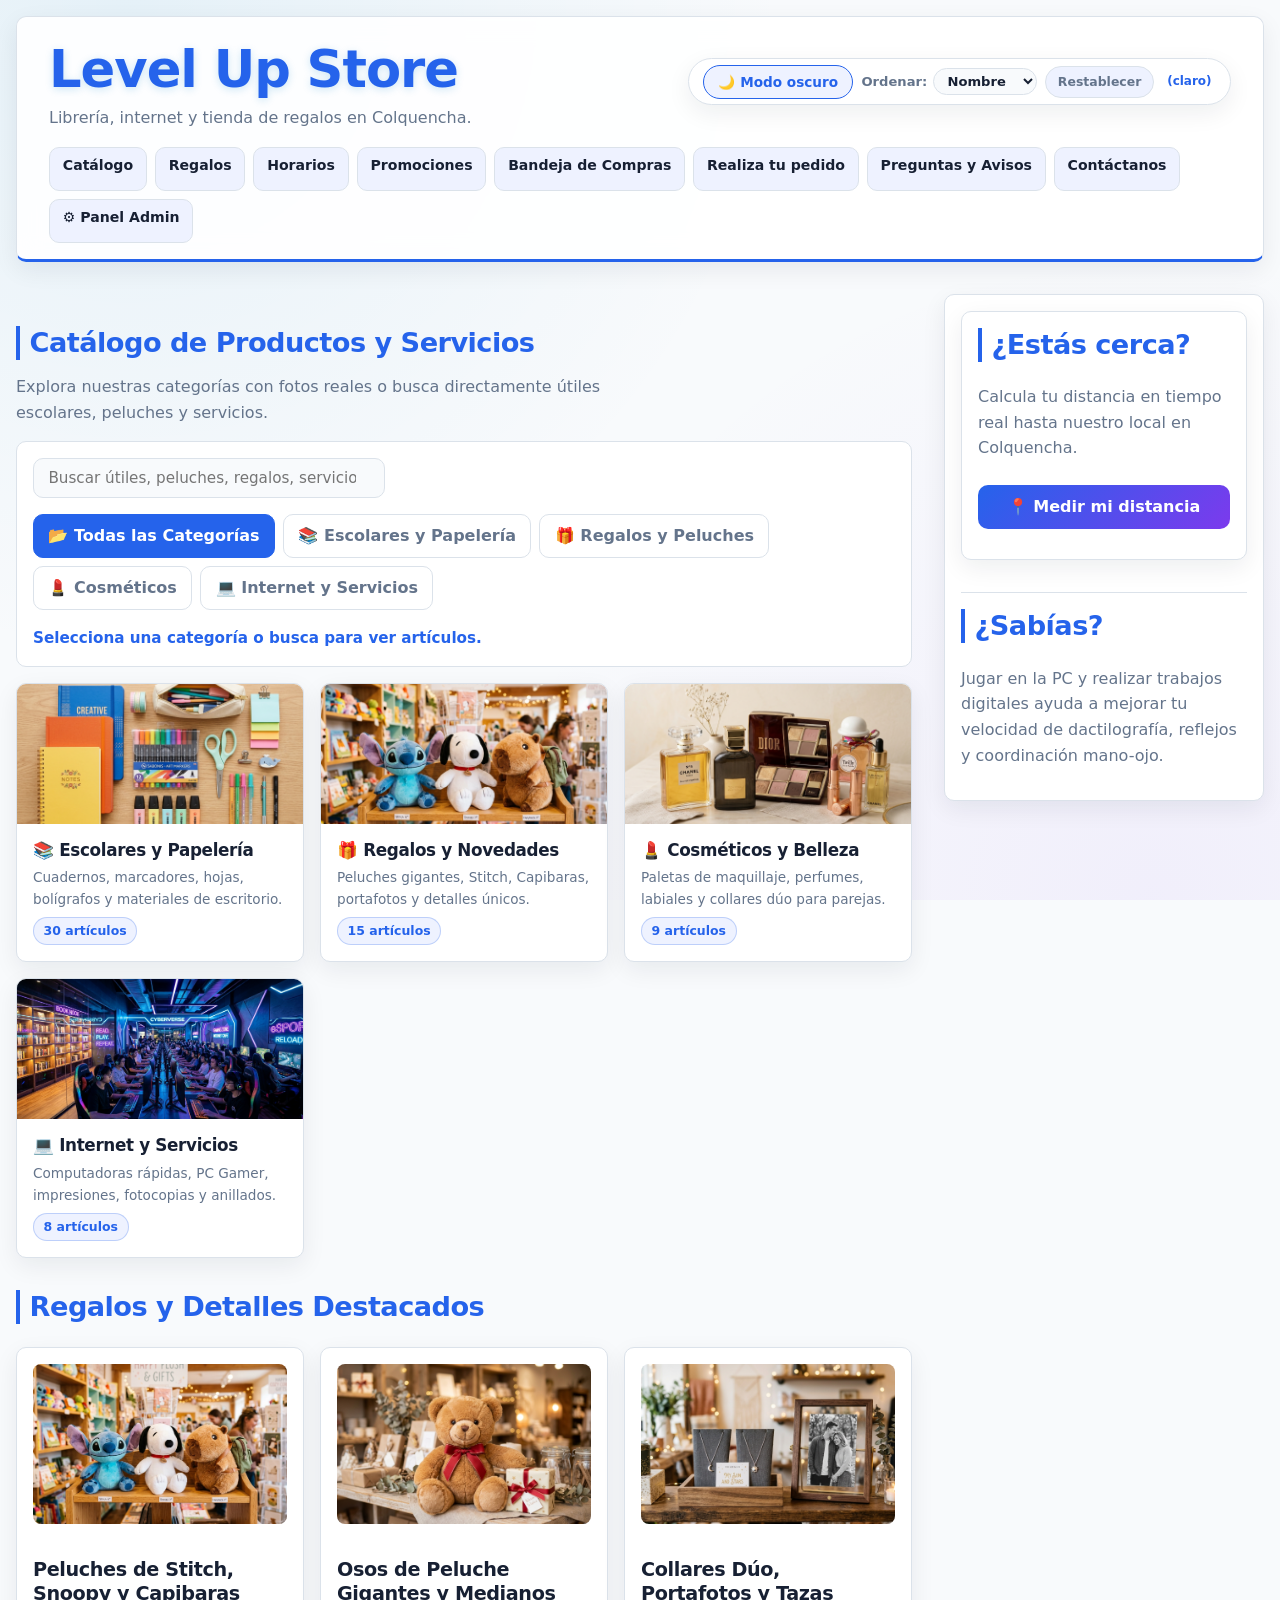
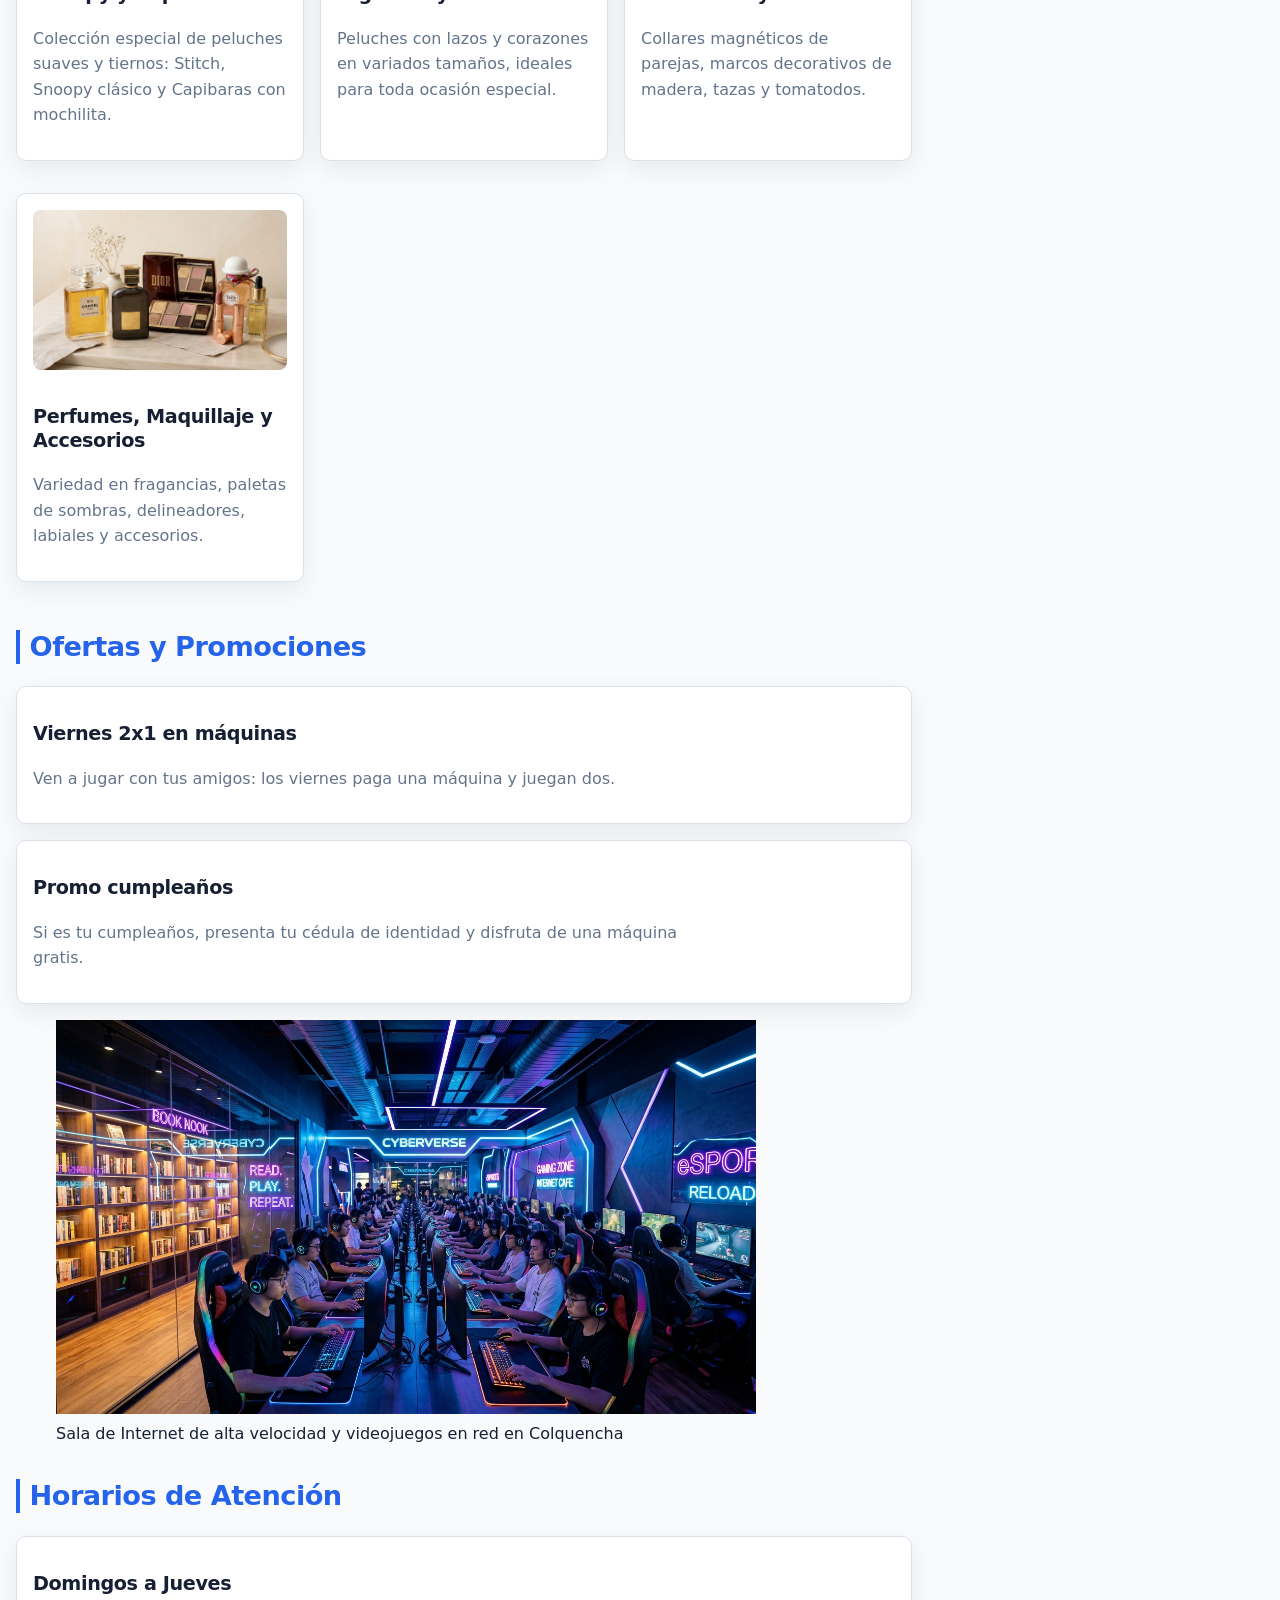
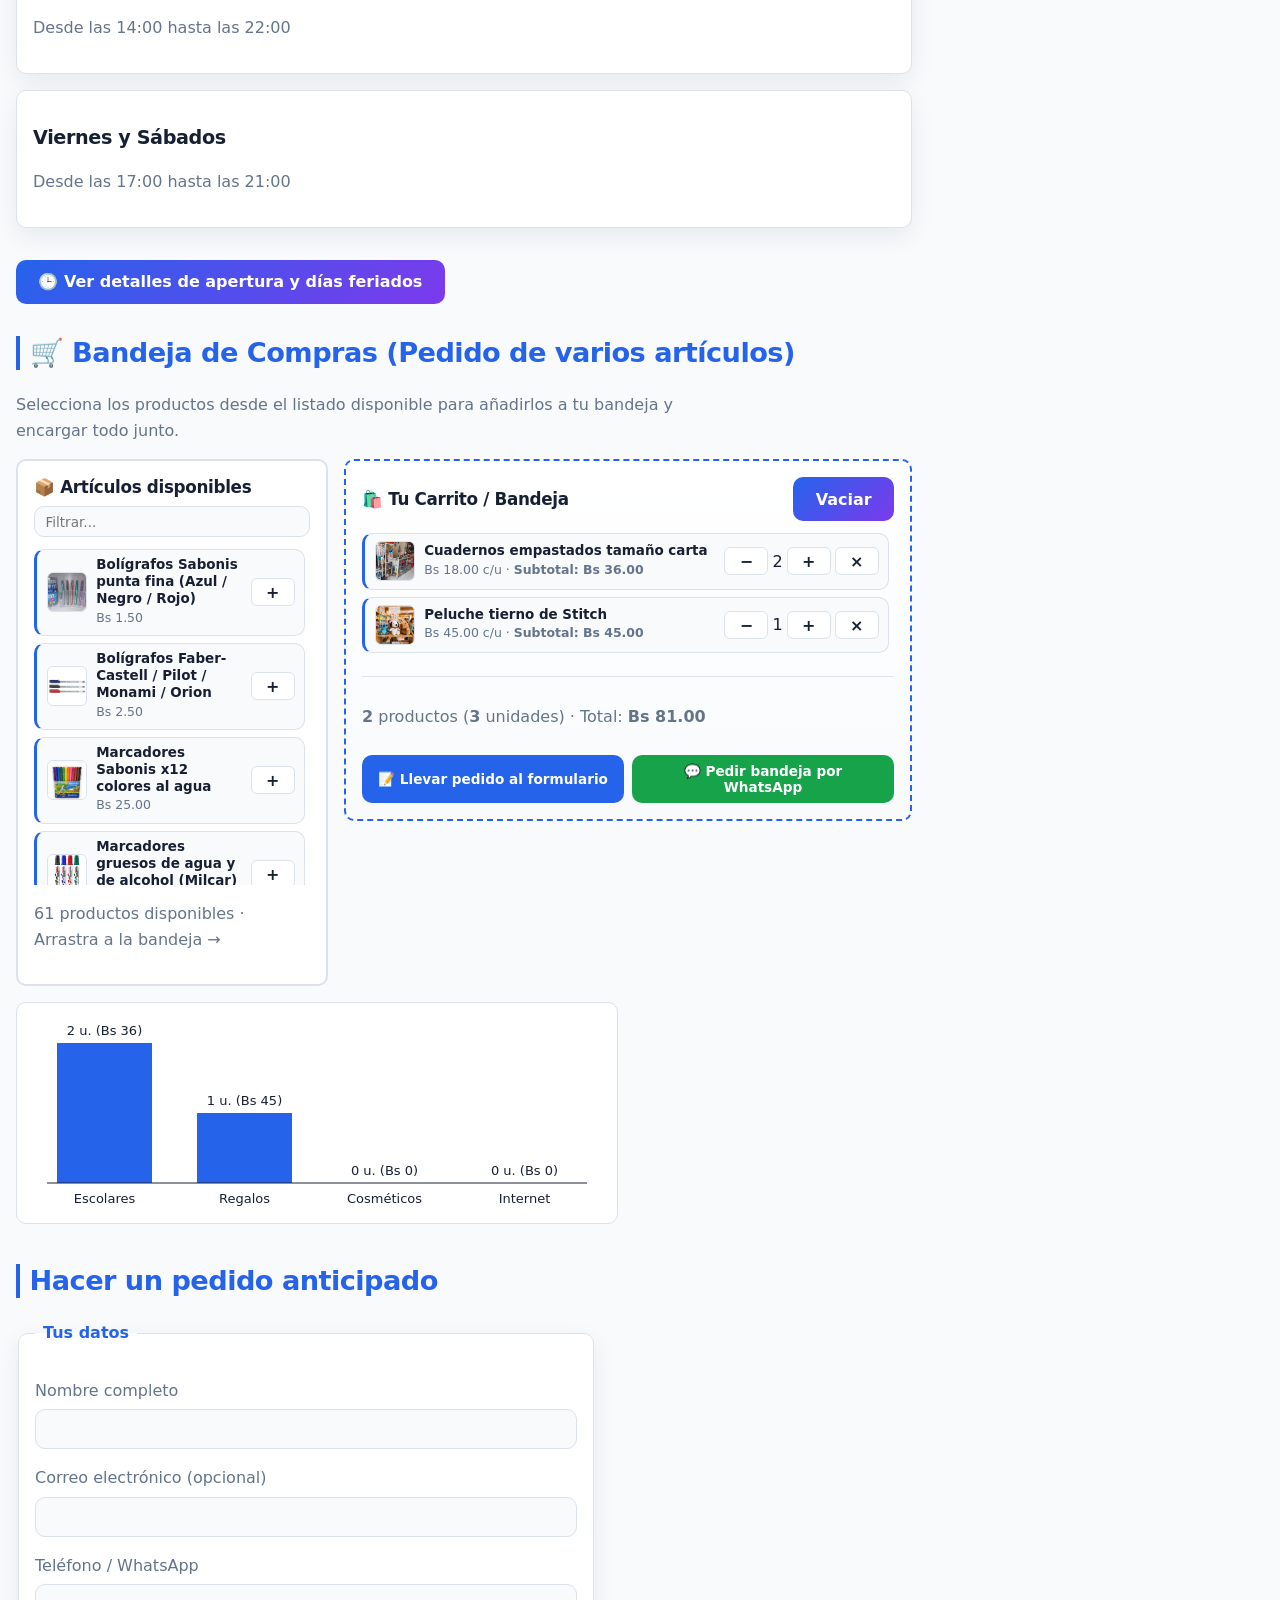
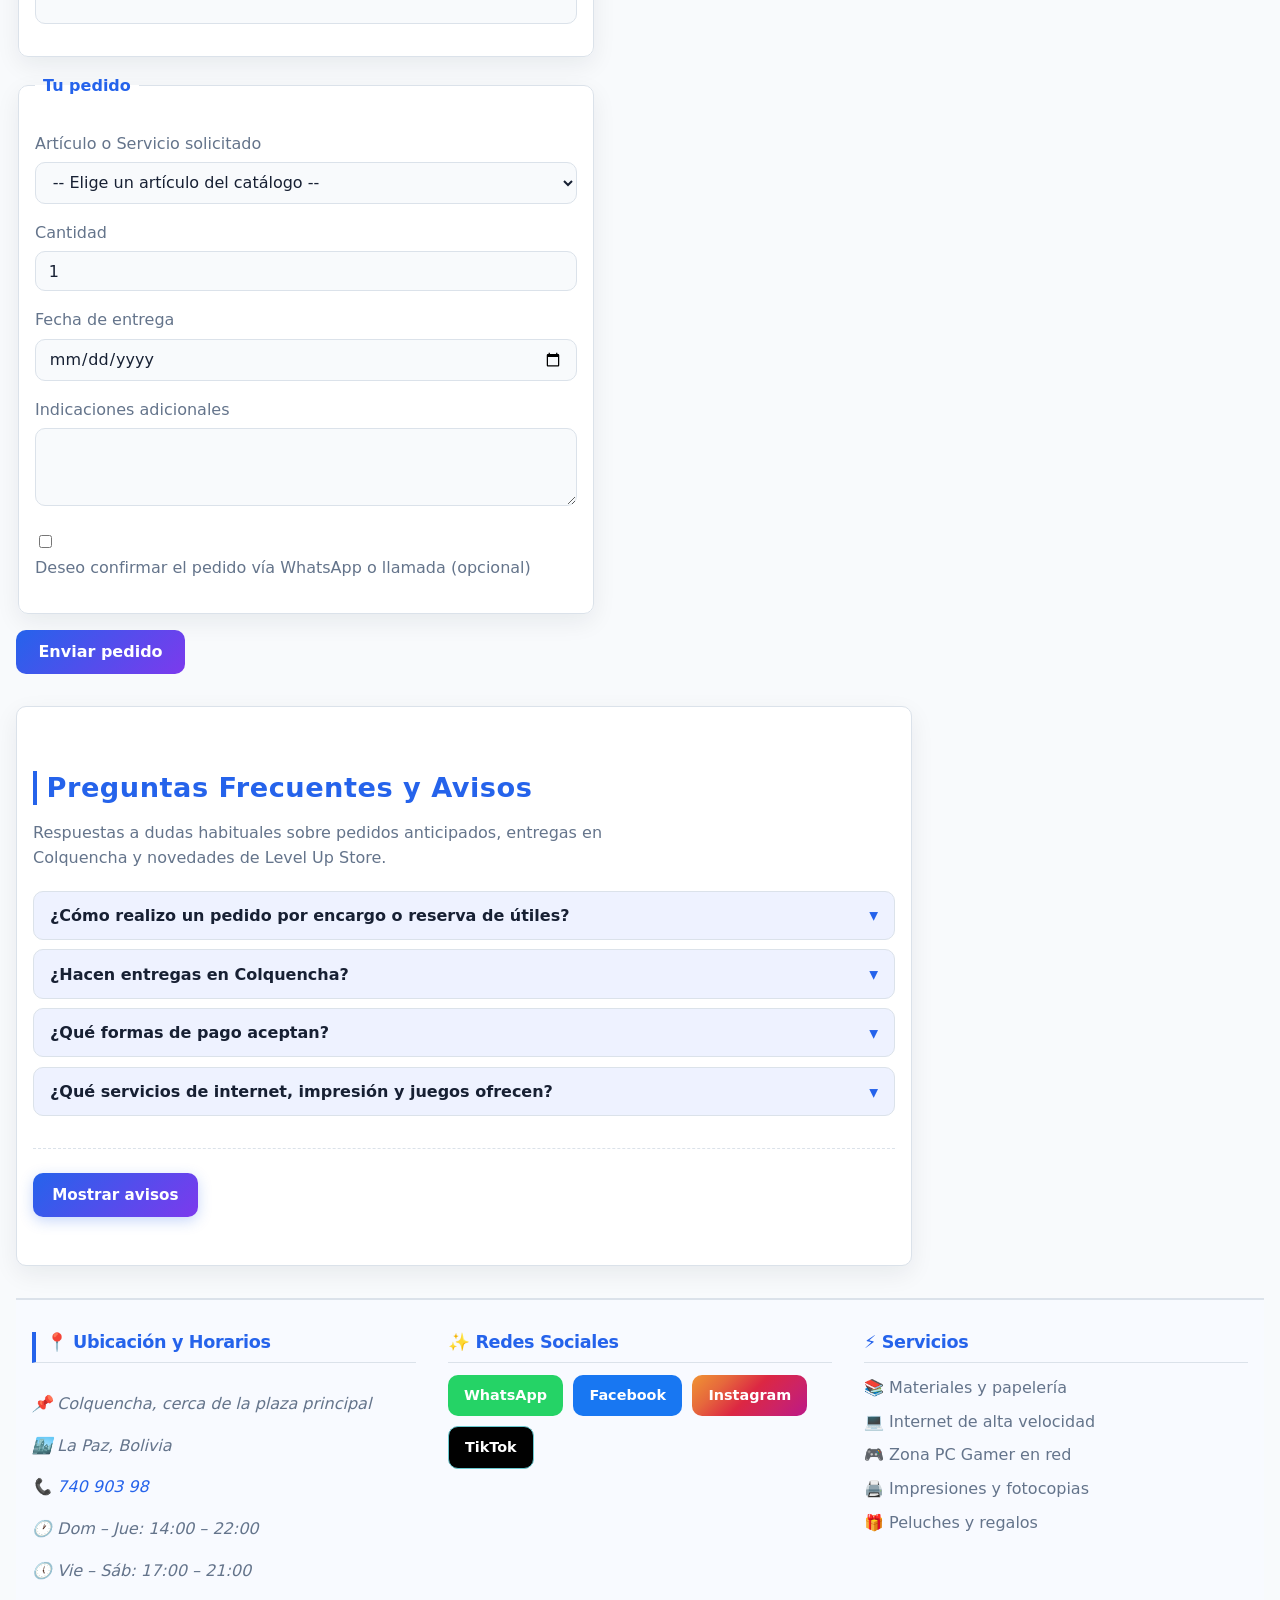
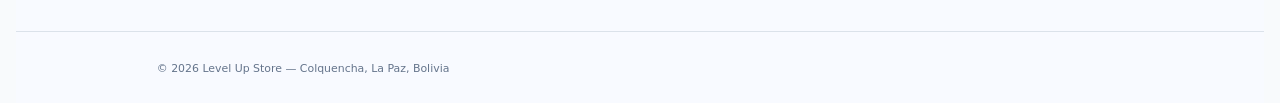
<file: index.html>
<!DOCTYPE html>
<html lang="es">

<head>
    <meta charset="UTF-8">
    <meta name="viewport" content="width=device-width, initial-scale=1.0">
    <meta name="description" content="Librería, internet y tienda de regalos en Colquencha.">
    <title>Level Up Store</title>
    <link rel="stylesheet" href="estilos.css">
</head>

<body>
    <header>
        <div class="header-titulos">
            <h1>Level Up Store</h1>
            <p>Librería, internet y tienda de regalos en Colquencha.</p>
        </div>

        <!-- Preferencias únicas en la parte superior -->
        <div class="acciones-cabecera">
            <div class="preferencias-barra">
                <button type="button" id="header-tema-toggle" aria-pressed="false">🌙 Modo oscuro</button>

                <div class="control-orden">
                    <label for="orden">Ordenar:</label>
                    <select id="orden" aria-label="Ordenar productos">
                        <option value="nombre">Nombre</option>
                        <option value="precio">Precio</option>
                        <option value="stock">Stock</option>
                    </select>
                </div>

                <button type="button" id="header-olvidar" title="Restablecer preferencias">Restablecer</button>
                <span id="estado-prefs" role="status" aria-live="polite"></span>
            </div>

            <button type="button" id="menu-toggle" aria-expanded="false" aria-controls="menu-movil">
                ☰ Menú
            </button>
        </div>

        <nav id="menu-movil">
            <ul>
                <li><a href="#Productos">Catálogo</a></li>
                <li><a href="#Regalos">Regalos</a></li>
                <li><a href="#Horarios">Horarios</a></li>
                <li><a href="#Promociones">Promociones</a></li>
                <li><a href="#tablero-zona">Bandeja de Compras</a></li>
                <li><a href="#Pedidos">Realiza tu pedido</a></li>
                <li><a href="#panel">Preguntas y Avisos</a></li>
                <li><a href="#Contactos">Contáctanos</a></li>
                <li><a href="admin.html">⚙️ Panel Admin</a></li>
            </ul>
        </nav>
    </header>

    <main>
        <section id="Productos">
            <h2>Catálogo de Productos y Servicios</h2>
            <p class="seccion-bajada" style="color: var(--color-suave); margin-top: -0.5rem; margin-bottom: 1rem;">
                Explora nuestras categorías con fotos reales o busca directamente útiles escolares, peluches y
                servicios.
            </p>

            <div class="controles">
                <label for="buscador" class="visualmente-oculto">Buscar productos</label>
                <input type="search" id="buscador" placeholder="Buscar útiles, peluches, regalos, servicios..."
                    autocomplete="off">
                <div id="filtros">
                    <button type="button" class="activo" data-categoria="todos">📂 Todas las Categorías</button>
                    <button type="button" data-categoria="escolares">📚 Escolares y Papelería</button>
                    <button type="button" data-categoria="regalos">🎁 Regalos y Peluches</button>
                    <button type="button" data-categoria="cosmeticos">💄 Cosméticos</button>
                    <button type="button" data-categoria="internet">💻 Internet y Servicios</button>
                </div>
                <p id="resultado" aria-live="polite"></p>
            </div>

            <!-- Contenedor dinámico donde render.js pinta los cuadros de categorías o las tarjetas -->
            <div id="lista-productos"></div>
        </section>

        <section id="Regalos">
            <h2>Regalos y Detalles Destacados</h2>
            <div class="galeria-regalos">
                <article>
                    <img src="imagenes/peluches_stitch_capibara.jpg" alt="Peluches tiernos de Stitch, Snoopy y Capibara"
                        class="img-articulo">
                    <h3>Peluches de Stitch, Snoopy y Capibaras</h3>
                    <p>Colección especial de peluches suaves y tiernos: Stitch, Snoopy clásico y Capibaras con
                        mochilita.</p>
                </article>

                <article>
                    <img src="imagenes/peluche_regalo.jpg" alt="Osos de peluche gigantes para regalo"
                        class="img-articulo">
                    <h3>Osos de Peluche Gigantes y Medianos</h3>
                    <p>Peluches con lazos y corazones en variados tamaños, ideales para toda ocasión especial.</p>
                </article>

                <article>
                    <img src="imagenes/collares_portafotos.jpg" alt="Collares dúo magnéticos y portafotos decorativos"
                        class="img-articulo">
                    <h3>Collares Dúo, Portafotos y Tazas</h3>
                    <p>Collares magnéticos de parejas, marcos decorativos de madera, tazas y tomatodos.</p>
                </article>

                <article>
                    <img src="imagenes/cosmeticos_perfumes.jpg" alt="Perfumes y cosméticos seleccionados"
                        class="img-articulo">
                    <h3>Perfumes, Maquillaje y Accesorios</h3>
                    <p>Variedad en fragancias, paletas de sombras, delineadores, labiales y accesorios.</p>
                </article>
            </div>
        </section>

        <section id="Promociones">
            <h2>Ofertas y Promociones</h2>
            <article>
                <h3>Viernes 2x1 en máquinas</h3>
                <p>Ven a jugar con tus amigos: los viernes paga una máquina y juegan dos.</p>
            </article>

            <article>
                <h3>Promo cumpleaños</h3>
                <p>Si es tu cumpleaños, presenta tu cédula de identidad y disfruta de una máquina gratis.</p>
            </article>

            <figure>
                <img src="imagenes/internet_gaming.jpg" alt="Zona de juegos e internet en Level Up Store" width="700"
                    height="394">
                <figcaption>Sala de Internet de alta velocidad y videojuegos en red en Colquencha</figcaption>
            </figure>
        </section>

        <!-- En la sección de Horarios: agregar botón y el dialog modal -->
        <section id="Horarios">
            <h2>Horarios de Atención</h2>
            <article>
                <h3>Domingos a Jueves</h3>
                <p>Desde las 14:00 hasta las 22:00</p>
            </article>

            <article>
                <h3>Viernes y Sábados</h3>
                <p>Desde las 17:00 hasta las 21:00</p>
            </article>

            <button type="button" id="abrir-dialogo-horarios" style="margin-top: 1rem;">
                🕒 Ver detalles de apertura y días feriados
            </button>

            <!-- Diálogo modal nativo contextualizado -->
            <dialog id="dialogo-horarios" aria-labelledby="titulo-dialogo">
                <div class="dialogo-contenido">
                    <h3 id="titulo-dialogo">Horarios de Atención &mdash; Level Up Store</h3>
                    <p><strong>Ubicación:</strong> Colquencha, cerca de la plaza principal, La Paz - Bolivia.</p>
                    <ul style="padding-left: 1.2rem; color: var(--color-texto);">
                        <li><strong>Dom a Jue:</strong> 14:00 &ndash; 22:00 (Internet, trámites y papelería)</li>
                        <li><strong>Vie y Sáb:</strong> 17:00 &ndash; 21:00 (Zona Gamer 2x1 y regalos)</li>
                        <li><strong>Feriados y fechas festivas:</strong> Atención bajo reserva previa por WhatsApp al 74090398.</li>
                    </ul>
                    <button type="button" id="cerrar-dialogo-horarios" style="margin-top: 1rem; width: 100%;">
                        Entendido / Cerrar
                    </button>
                </div>
            </dialog>
        </section>

        <section id="tablero-zona">
            <h2>🛒 Bandeja de Compras (Pedido de varios artículos)</h2>
            <p>Selecciona los productos desde el listado disponible para añadirlos a tu bandeja y encargar todo junto.
            </p>

            <div id="tablero" class="tablero-bandeja-layout">
                <div class="columna columna-disponibles" data-columna="disponibles">
                    <div class="columna-encabezado">
                        <h3>📦 Artículos disponibles</h3>
                        <input type="search" id="filtro-disponibles" placeholder="Filtrar..."
                            aria-label="Filtrar productos disponibles" autocomplete="off">
                    </div>
                    <ul class="lista-columna lista-deslizable"></ul>
                    <p class="total"></p>
                </div>

                <div class="columna columna-carrito" data-columna="pedido">
                    <div class="columna-encabezado">
                        <h3>🛍️ Tu Carrito / Bandeja</h3>
                        <button type="button" id="vaciar-bandeja" class="btn-limpiar-bandeja">Vaciar</button>
                    </div>
                    <ul class="lista-columna lista-carrito"></ul>
                    <div class="pie-bandeja">
                        <p class="total"></p>
                        <div class="acciones-bandeja">
                            <button type="button" id="confirmar-bandeja" class="btn-confirmar-bandeja">
                                📝 Llevar pedido al formulario
                            </button>
                            <button type="button" id="whatsapp-bandeja" class="btn-wsp-bandeja">
                                💬 Pedir bandeja por WhatsApp
                            </button>
                        </div>
                    </div>
                </div>
            </div>

            <canvas id="grafico" width="600" height="220">
                Gráfico de los totales en la bandeja de compras por categoría.
            </canvas>
        </section>

        <section id="Pedidos">
            <h2>Hacer un pedido anticipado</h2>
            <form action="/Pedidos" method="post">
                <fieldset>
                    <legend>Tus datos</legend>
                    <p>
                        <label for="nombre">Nombre completo</label>
                        <input type="text" id="nombre" name="nombre" autocomplete="name" required>
                    </p>
                    <p>
                        <label for="email">Correo electrónico (opcional)</label>
                        <input type="email" id="email" name="email" autocomplete="email">
                    </p>
                    <p>
                        <label for="telefono">Teléfono / WhatsApp</label>
                        <input type="tel" id="telefono" name="telefono" autocomplete="tel" pattern="[0-9]{7,8}"
                            title="7 u 8 dígitos, sin espacios" required>
                    </p>
                </fieldset>

                <fieldset>
                    <legend>Tu pedido</legend>
                    <p>
                        <label for="producto-pedido">Artículo o Servicio solicitado</label>
                        <select id="producto-pedido" name="Productos" required>
                            <option value="">-- Elige un artículo del catálogo --</option>
                            <option value="Pedido de varios productos (Bandeja)" id="opcion-bandeja">🛒 Pedido de varios
                                productos (según Bandeja)</option>
                            <optgroup label="📚 Escolares y Papelería">
                                <option value="Cuadernos empastados tamaño carta">Cuadernos empastados carta (Bs 18.00)
                                </option>
                                <option value="Cuadernos empastados tamaño oficio">Cuadernos empastados oficio (Bs
                                    24.00)</option>
                                <option value="Bolígrafos Sabonis punta fina">Bolígrafos Sabonis punta fina (Bs 1.50)
                                </option>
                                <option value="Marcadores Sabonis x12 colores al agua">Marcadores Sabonis x12 (Bs 25.00)
                                </option>
                                <option value="Hojas Bond tamaño carta 75g">Hojas Bond carta 500hjs (Bs 35.00)</option>
                            </optgroup>
                            <optgroup label="🎁 Regalos y Novedades">
                                <option value="Peluche tierno de Stitch">Peluche de Stitch (Bs 45.00)</option>
                                <option value="Peluche de Capibara con mochilita">Peluche de Capibara (Bs 48.00)
                                </option>
                                <option value="Osos de peluche gigantes (1 metro)">Oso de peluche gigante (Bs 180.00)
                                </option>
                                <option value="Portafotos decorativos">Portafotos decorativo (Bs 15.00)</option>
                            </optgroup>
                            <optgroup label="💄 Cosméticos y Belleza">
                                <option value="Paletas de maquillaje">Paleta de maquillaje (Bs 22.00)</option>
                                <option value="Perfumes seleccionados">Perfumes (Bs 28.00)</option>
                                <option value="Collares dúo magnéticos">Collares dúo parejas (Bs 35.50)</option>
                            </optgroup>
                            <optgroup label="💻 Internet y Servicios">
                                <option value="1 hora de Internet de alta velocidad">1 hora de Internet (Bs 2.00)
                                </option>
                                <option value="PC Gamer 1 hora">1 hora PC Gamer (Bs 3.00)</option>
                                <option value="Impresiones a color">Impresiones a color (Bs 2.00)</option>
                                <option value="Fotocopias blanco y negro">Fotocopias b/n (Bs 0.50)</option>
                            </optgroup>
                        </select>
                    </p>

                    <p>
                        <label for="cantidad">Cantidad</label>
                        <input type="number" id="cantidad" name="cantidad" min="1" max="100" value="1" required>
                    </p>

                    <p>
                        <label for="fecha">Fecha de entrega</label>
                        <input type="date" id="fecha" name="fecha" required>
                    </p>

                    <p>
                        <label for="notas">Indicaciones adicionales</label>
                        <textarea id="notas" name="notas" rows="3"></textarea>
                    </p>

                    <p>
                        <input type="checkbox" id="terminos" name="terminos">
                        <label for="terminos">Deseo confirmar el pedido vía WhatsApp o llamada (opcional)</label>
                    </p>
                </fieldset>
                <p id="estado-pedido" class="mensaje-estado" role="status" aria-live="polite" hidden></p>
                <button type="submit">Enviar pedido</button>
            </form>
        </section>
        <section id="panel">
            <h2>Preguntas Frecuentes y Avisos</h2>
            <p class="seccion-bajada" style="color: var(--color-suave); margin-top: -0.5rem; margin-bottom: 1.25rem;">
                Respuestas a dudas habituales sobre pedidos anticipados, entregas en Colquencha y novedades de Level Up Store.
            </p>

            <!-- ACORDEÓN INTERACTIVO (JQUERY)
                Despliegue exclusivo: al abrir una pregunta, las demás se repliegan automáticamente.
                aria-expanded comunica a tecnologías de asistencia si cada respuesta está abierta. -->
            <div id="acordeon">
                <div class="item">
                    <button type="button" class="titulo" aria-expanded="false">
                        <span>¿Cómo realizo un pedido por encargo o reserva de útiles?</span>
                        <span class="icono-flecha" aria-hidden="true">▾</span>
                    </button>
                    <div class="cuerpo" hidden>
                        <p>Puedes agregar tus productos a la <strong>Bandeja de Compras</strong> y enviarla directamente por WhatsApp, o completar el formulario de pedidos indicando la fecha de entrega. También preparamos listas escolares completas.</p>
                    </div>
                </div>

                <div class="item">
                    <button type="button" class="titulo" aria-expanded="false">
                        <span>¿Hacen entregas en Colquencha?</span>
                        <span class="icono-flecha" aria-hidden="true">▾</span>
                    </button>
                    <div class="cuerpo" hidden>
                        <p>Sí, coordinamos entregas personales en la plaza principal de Colquencha y zonas cercanas sin costo adicional, previa confirmación por WhatsApp o llamada.</p>
                    </div>
                </div>

                <div class="item">
                    <button type="button" class="titulo" aria-expanded="false">
                        <span>¿Qué formas de pago aceptan?</span>
                        <span class="icono-flecha" aria-hidden="true">▾</span>
                    </button>
                    <div class="cuerpo" hidden>
                        <p>Aceptamos pagos en efectivo en nuestro local y transferencias bancarias mediante <strong>código QR</strong> (Banco Unión, BCP, BNB y billeteras móviles).</p>
                    </div>
                </div>

                <div class="item">
                    <button type="button" class="titulo" aria-expanded="false">
                        <span>¿Qué servicios de internet, impresión y juegos ofrecen?</span>
                        <span class="icono-flecha" aria-hidden="true">▾</span>
                    </button>
                    <div class="cuerpo" hidden>
                        <p>Disponemos de PCs de alta velocidad para navegación y trabajos estudiantiles, zona gamer en red (con promo 2x1 los viernes), impresiones a color, fotocopias nítidas y anillados.</p>
                    </div>
                </div>
            </div>

            <!-- TABLÓN DE AVISOS Y NOVEDADES (JQUERY)
                Aparición escalonada animada con delay() y alternancia mostrar/ocultar. -->
            <div class="panel-avisos-contenedor">
                <button type="button" id="mostrar-avisos">Mostrar avisos</button>
                <ul id="avisos">
                    <li hidden>🧸 <strong>Novedad en Regalos:</strong> Llegaron peluches de Stitch, Snoopy y Capibaras con mochilita.</li>
                    <li hidden>🎮 <strong>Promo Viernes:</strong> Paga una sola máquina de internet/juegos y juegan dos amigos (2x1).</li>
                    <li hidden>📚 <strong>Material Escolar:</strong> Hojas bond carta y oficio disponibles por mayor y menor.</li>
                    <li hidden>🎂 <strong>Promo Cumpleaños:</strong> Si es tu cumpleaños, presenta tu carnet y recibe 1 hora de máquina gratis.</li>
                </ul>
            </div>
        </section>
    </main>

    <!-- Barra lateral con la ubicación encima de ¿Sabías? -->
    <aside>
        <section id="ubicacion">
            <h2>¿Estás cerca?</h2>
            <p>Calcula tu distancia en tiempo real hasta nuestro local en Colquencha.</p>
            <button type="button" id="ubicarme">📍 Medir mi distancia</button>
            <p id="estado-ubicacion" role="status" aria-live="polite"></p>
        </section>

        <div class="bloque-sabias">
            <h2>¿Sabías?</h2>
            <p>Jugar en la PC y realizar trabajos digitales ayuda a mejorar tu velocidad de dactilografía, reflejos y
                coordinación mano-ojo.</p>
        </div>
    </aside>

    <footer id="Contactos">
        <div class="footer-grid">
            <div class="footer-bloque">
                <h2 class="footer-titulo">📍 Ubicación y Horarios</h2>
                <address>
                    <p>📌 Colquencha, cerca de la plaza principal</p>
                    <p>🏙️ La Paz, Bolivia</p>
                    <p>📞 <a href="tel:+59174090398">740 903 98</a></p>
                    <p>🕐 Dom – Jue: 14:00 – 22:00</p>
                    <p>🕔 Vie – Sáb: 17:00 – 21:00</p>
                </address>
            </div>

            <div class="footer-bloque">
                <h3 class="footer-titulo">✨ Redes Sociales</h3>
                <div class="redes-sociales">
                    <a href="https://wa.me/59174090398" target="_blank" rel="noopener" class="red-social red-whatsapp"
                        aria-label="Escríbenos por WhatsApp">
                        <span>WhatsApp</span>
                    </a>
                    <a href="https://www.facebook.com/" target="_blank" rel="noopener" class="red-social red-facebook"
                        aria-label="Facebook">
                        <span>Facebook</span>
                    </a>
                    <a href="https://www.instagram.com/" target="_blank" rel="noopener" class="red-social red-instagram"
                        aria-label="Instagram">
                        <span>Instagram</span>
                    </a>
                    <a href="https://www.tiktok.com/" target="_blank" rel="noopener" class="red-social red-tiktok"
                        aria-label="TikTok">
                        <span>TikTok</span>
                    </a>
                </div>
            </div>

            <div class="footer-bloque">
                <h3 class="footer-titulo">⚡ Servicios</h3>
                <ul class="footer-lista">
                    <li>📚 Materiales y papelería</li>
                    <li>💻 Internet de alta velocidad</li>
                    <li>🎮 Zona PC Gamer en red</li>
                    <li>🖨️ Impresiones y fotocopias</li>
                    <li>🎁 Peluches y regalos</li>
                </ul>
            </div>
        </div>

        <div class="footer-copy">
            <p><small>&copy; 2026 Level Up Store &mdash; Colquencha, La Paz, Bolivia</small></p>
        </div>
    </footer>

    <!-- Scripts del proyecto -->
    <script src="jquery-3.7.1.min.js"></script>

    <script src="datos.js"></script>
    <script src="preferencias.js"></script>
    <script src="render.js"></script>
    <script src="eventos.js"></script>
    <script src="tablero.js"></script>
    <script src="jquery-panel.js"></script>
    <script src="navegacion.js"></script>
</body>

</html>
</file>
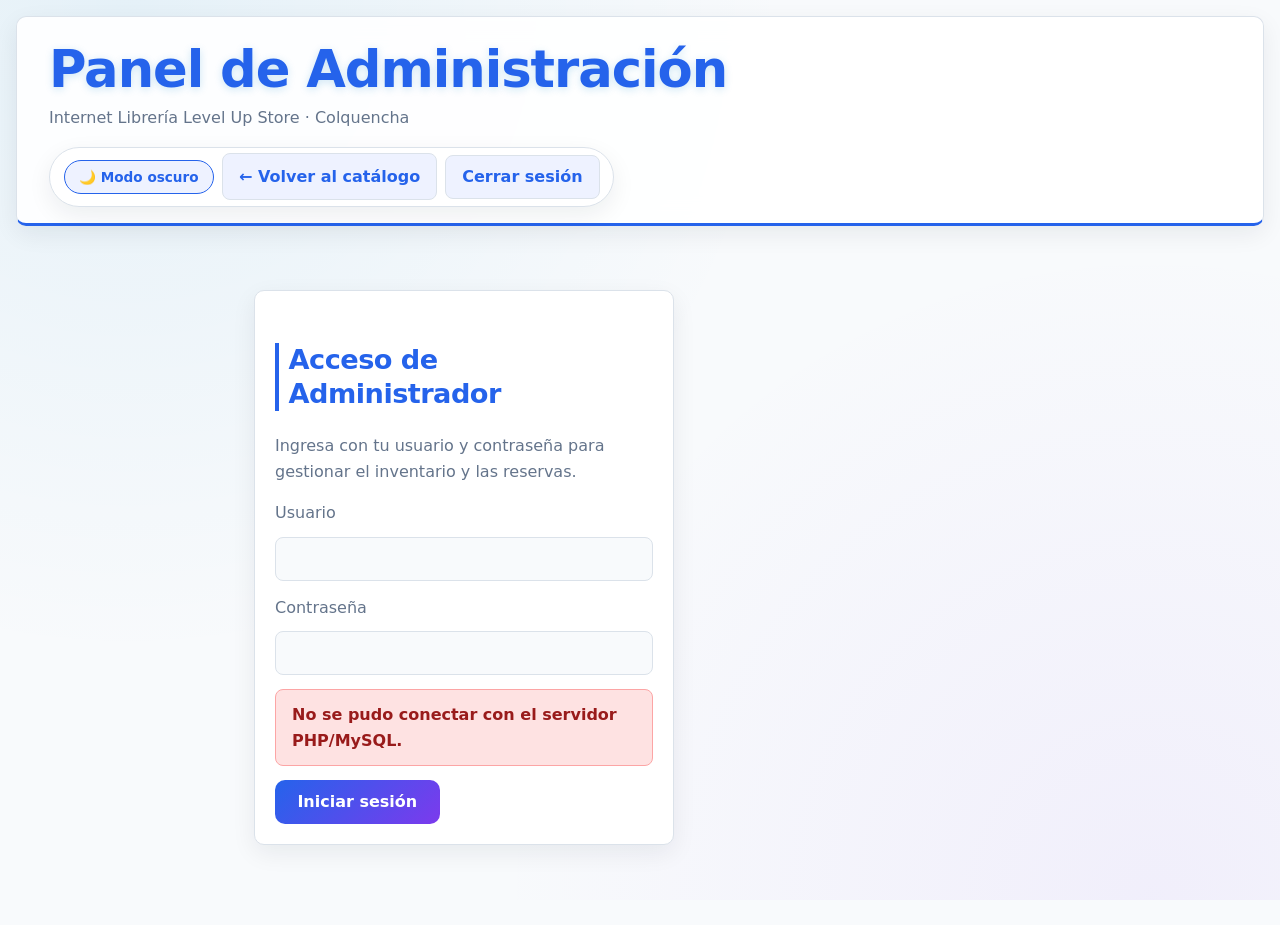
<file: admin.html>
<!DOCTYPE html>
<html lang="es">

<head>
    <meta charset="UTF-8">
    <meta name="viewport" content="width=device-width, initial-scale=1.0">
    <title>Panel de Administración — Level Up Store</title>
    <link rel="stylesheet" href="estilos.css">
</head>

<body>
    <header>
        <div class="header-titulos">
            <h1>Panel de Administración</h1>
            <p>Internet Librería Level Up Store · Colquencha</p>
        </div>

        <div class="acciones-cabecera">
            <div class="preferencias-barra">
                <button type="button" id="header-tema-toggle" aria-pressed="false">🌙 Modo oscuro</button>
                <a href="index.html" class="btn-enlace-nav">← Volver al catálogo</a>
                <button type="button" id="btn-cerrar-sesion" class="btn-secundario" hidden>Cerrar sesión</button>
            </div>
        </div>
    </header>

    <main class="admin-main">
        <!-- Vista de inicio de sesión (RNF-07) -->
        <section id="vista-login" class="admin-card admin-login-card">
            <h2>Acceso de Administrador</h2>
            <p>Ingresa con tu usuario y contraseña para gestionar el inventario y las reservas.</p>

            <form id="form-login" class="admin-form">
                <p>
                    <label for="login-usuario">Usuario</label>
                    <input type="text" id="login-usuario" name="usuario" autocomplete="username" required>
                </p>
                <p>
                    <label for="login-password">Contraseña</label>
                    <input type="password" id="login-password" name="password" autocomplete="current-password" required>
                </p>
                <p id="login-error" class="mensaje-estado error" role="alert" hidden></p>
                <button type="submit" class="btn-primario-admin">Iniciar sesión</button>
            </form>
        </section>

        <!-- Vista principal autenticada -->
        <section id="vista-panel" hidden>
            <div class="admin-barra-superior">
                <div>
                    <p id="admin-saludo" class="admin-saludo"></p>
                </div>
                <div class="admin-resumen-hoy" id="resumen-hoy" aria-live="polite">
                    <span class="resumen-numero" id="conteo-hoy">0</span>
                    <span class="resumen-etiqueta" id="texto-hoy">Reservas activas para hoy</span>
                </div>
            </div>

            <div class="admin-tabs" role="tablist">
                <button type="button" class="admin-tab activo" data-tab="reservas" role="tab" aria-selected="true">
                    📋 Reservas
                </button>
                <button type="button" class="admin-tab" data-tab="inventario" role="tab" aria-selected="false">
                    📦 Inventario y Precios
                </button>
            </div>

            <!-- Pestaña Reservas (RF-06, RF-07, RF-08, RF-11, RF-12, HU-03, HU-04) -->
            <div id="tab-reservas" class="admin-tab-contenido">
                <div class="admin-controles-fila">
                    <input type="search" id="filtro-reservas-q" placeholder="Buscar por nombre o celular..."
                        aria-label="Buscar reservas por nombre o celular">
                    <select id="filtro-reservas-estado" aria-label="Filtrar por estado de reserva">
                        <option value="activa">Activas (pendientes)</option>
                        <option value="entregada">Entregadas (historial)</option>
                        <option value="cancelada">Canceladas (historial)</option>
                        <option value="todas">Todas</option>
                    </select>
                </div>

                <p id="estado-reservas" class="mensaje-estado" role="status" aria-live="polite" hidden></p>
                <div id="lista-reservas" class="admin-lista-reservas"></div>
            </div>

            <!-- Pestaña Inventario (RF-09, RF-10, HU-05) -->
            <div id="tab-inventario" class="admin-tab-contenido" hidden>
                <details class="admin-card admin-nuevo-producto" open>
                    <summary>➕ Registrar nuevo artículo en el catálogo</summary>
                    <form id="form-nuevo-producto" class="admin-form-grid">
                        <p>
                            <label for="nuevo-nombre">Nombre del artículo</label>
                            <input type="text" id="nuevo-nombre" required placeholder="Ej. Cuaderno espiral 100 hojas">
                        </p>
                        <p>
                            <label for="nuevo-categoria">Categoría</label>
                            <select id="nuevo-categoria" required>
                                <option value="escolares">Escolares y Papelería</option>
                                <option value="regalos">Regalos y Novedades</option>
                                <option value="cosmeticos">Cosméticos y Belleza</option>
                                <option value="internet">Internet y Servicios</option>
                            </select>
                        </p>
                        <p>
                            <label for="nuevo-precio">Precio (Bs)</label>
                            <input type="number" id="nuevo-precio" step="0.50" min="0.50" required placeholder="15.00">
                        </p>
                        <p>
                            <label for="nuevo-unidad">Unidad de venta</label>
                            <input type="text" id="nuevo-unidad" required value="unidad" placeholder="unidad, paquete, caja...">
                        </p>
                        <p>
                            <label for="nuevo-stock">Stock inicial</label>
                            <input type="number" id="nuevo-stock" min="0" required value="10">
                        </p>
                        <p>
                            <label for="nuevo-imagen">Ruta de imagen (opcional)</label>
                            <input type="text" id="nuevo-imagen" placeholder="imagenes/materiales.jfif">
                        </p>
                        <div class="admin-form-acciones">
                            <button type="submit" class="btn-primario-admin">Guardar producto</button>
                        </div>
                    </form>
                    <p id="estado-nuevo-producto" class="mensaje-estado" role="status" aria-live="polite" hidden></p>
                </details>

                <div class="admin-controles-fila" style="margin-top: 1.5rem;">
                    <input type="search" id="filtro-inventario" placeholder="Filtrar productos por nombre o categoría..."
                        aria-label="Filtrar inventario">
                </div>
                <p id="estado-inventario" class="mensaje-estado" role="status" aria-live="polite" hidden></p>
                <div id="lista-inventario" class="admin-lista-inventario"></div>
            </div>
        </section>
    </main>

    <script src="preferencias.js"></script>
    <script src="admin.js"></script>
</body>

</html>
</file>
<file: estilos.css>
/* ── 1. RESET Y CONFIGURACIÓN BASE ─────────────────────────────────────── */
*,
*::before,
*::after {
  box-sizing: border-box;
}

/* ── 2. PALETA CLARA Y MODERNA ─────────────────────────────────────────── */
:root {
  --color-principal: #2563eb;
  --color-acento: #7c3aed;
  --color-texto: #172033;
  --color-suave: #64748b;
  --color-fondo: #f8fafc;
  --color-superficie: #ffffff;
  --color-superficie-alt: #eef2ff;
  --borde: #dbe2ea;
  --borde-glow: rgba(37, 99, 235, 0.24);
  --sombra-glow: 0 0 18px rgba(37, 99, 235, 0.14);
  --sombra-card: 0 8px 24px rgba(15, 23, 42, 0.07);

  --espacio: 1rem;
  --espacio-lg: 2rem;
  --radio: 10px;
}

/* ── 3. TIPOGRAFÍA Y CUERPO ─────────────────────────────────────────────── */
body {
  margin: 0;
  padding: 0 var(--espacio);
  font-family: "Segoe UI", system-ui, -apple-system, Roboto, sans-serif;
  font-size: 1rem;
  line-height: 1.6;
  color: var(--color-texto);
  background: var(--color-fondo);
  background-image:
    radial-gradient(circle at 10% 0%, rgba(2, 132, 199, 0.08) 0%, transparent 45%),
    radial-gradient(circle at 90% 100%, rgba(124, 58, 237, 0.06) 0%, transparent 45%);
  background-attachment: fixed;
  transition: background-color 0.3s ease, color 0.3s ease;
}

h1,
h2,
h3,
h4 {
  line-height: 1.25;
  color: var(--color-principal);
  letter-spacing: -0.02em;
}

h1 {
  text-align: center;
  font-size: clamp(1.8rem, 4vw + 1rem, 3.2rem);
  margin: 0.25rem 0;
  text-shadow: 0 2px 8px rgba(2, 132, 199, 0.2);
}

h2 {
  font-size: clamp(1.35rem, 2.5vw + 0.6rem, 1.7rem);
  margin-top: var(--espacio-lg);
  border-left: 4px solid var(--color-principal);
  padding-left: 0.6rem;
}

h3 {
  font-size: 1.2rem;
  color: var(--color-texto);
}

p {
  max-width: 65ch;
  color: var(--color-suave);
}

a {
  color: var(--color-principal);
  text-decoration: none;
  transition: color 0.2s ease;
}

a:hover {
  color: var(--color-acento);
}

a:focus-visible {
  outline: 2px solid var(--color-principal);
  outline-offset: 2px;
}

/* ── 4. CABECERA Y PREFERENCIAS SUPERIORES ──────────────────────────────── */
header {
  padding: var(--espacio) var(--espacio-lg);
  border: 1px solid var(--borde);
  border-bottom: 3px solid var(--color-principal);
  box-shadow: var(--sombra-card);
  margin-bottom: var(--espacio-lg);
  display: flex;
  flex-wrap: wrap;
  justify-content: space-between;
  align-items: center;
  gap: var(--espacio);
  background: rgba(255, 255, 255, 0.9);
  backdrop-filter: blur(12px);
  border-radius: var(--radio);
  margin-top: var(--espacio);
}

.header-titulos {
  display: flex;
  flex-direction: column;
}

.header-titulos h1 {
  text-align: left;
}

.header-titulos p {
  margin: 0;
  color: var(--color-suave);
  font-size: 1rem;
}

.acciones-cabecera {
  display: flex;
  align-items: center;
  flex-wrap: wrap;
  gap: 0.75rem;
}

/* Barra única de preferencias arriba */
.preferencias-barra {
  display: inline-flex;
  align-items: center;
  flex-wrap: wrap;
  gap: 0.5rem;
  background: var(--color-superficie);
  border: 1px solid var(--borde);
  border-radius: 50px;
  padding: 0.35rem 0.85rem;
  box-shadow: var(--sombra-card);
}

.control-orden {
  display: inline-flex;
  align-items: center;
  gap: 0.35rem;
}

.preferencias-barra label {
  margin: 0;
  font-size: 0.82rem;
  font-weight: 600;
  color: var(--color-suave);
  white-space: nowrap;
}

.preferencias-barra select {
  width: auto;
  min-width: 6.5rem;
  padding: 0.25rem 0.6rem;
  font-size: 0.82rem;
  font-weight: 600;
  border-radius: 20px;
  border: 1px solid var(--borde);
  background: var(--color-fondo);
  color: var(--color-texto);
  cursor: pointer;
}

#header-tema-toggle {
  background: var(--color-superficie-alt);
  color: var(--color-principal);
  border: 1.5px solid var(--color-principal);
  border-radius: 50px;
  padding: 0.35rem 0.9rem;
  font-size: 0.85rem;
  font-weight: 700;
  min-height: 34px;
  cursor: pointer;
  display: inline-flex;
  align-items: center;
  gap: 0.4rem;
  transition: all 0.2s ease;
}

#header-tema-toggle:hover {
  background: var(--color-principal);
  color: #fff;
}

#header-olvidar {
  background: var(--color-superficie-alt);
  color: var(--color-suave);
  border: 1px solid var(--borde);
  border-radius: 50px;
  padding: 0.25rem 0.75rem;
  font-size: 0.78rem;
  font-weight: 600;
  min-height: 32px;
  cursor: pointer;
}

#header-olvidar:hover {
  background: #dc2626;
  border-color: #dc2626;
  color: #ffffff;
}

#estado-prefs {
  font-size: 0.75rem;
  color: var(--color-principal);
  font-weight: 600;
  padding: 0 0.3rem;
  white-space: nowrap;
}

/* ── NAVEGACIÓN ─────────────────────────────────────────────────────────── */
nav {
  width: 100%;
}

nav ul {
  list-style: none;
  padding: 0;
  margin: 0;
  display: flex;
  flex-wrap: wrap;
  gap: 0.5rem;
}

nav li a {
  display: inline-block;
  padding: 0.4rem 0.8rem;
  background: var(--color-superficie-alt);
  border: 1px solid var(--borde);
  border-radius: var(--radio);
  color: var(--color-texto);
  font-size: 0.88rem;
  font-weight: 600;
  transition: all 0.2s ease;
}

nav li a:hover {
  background: var(--color-principal);
  border-color: var(--color-principal);
  color: #fff;
}

#menu-toggle {
  display: none;
  background: linear-gradient(135deg, var(--color-principal), var(--color-acento));
  color: #fff;
  font-weight: 700;
  border: 0;
  border-radius: var(--radio);
  padding: 0.5rem 1rem;
  cursor: pointer;
}

/* ── 5. CUADROS DE CATEGORÍAS (EN LUGAR DE BARRAS) ─────────────────────── */
.grid-cuadros-categorias {
  display: grid;
  grid-template-columns: repeat(auto-fit, minmax(15rem, 1fr));
  gap: var(--espacio);
  margin-top: var(--espacio);
}

.categoria-cuadro {
  background: var(--color-superficie);
  border: 1px solid var(--borde);
  border-radius: var(--radio);
  overflow: hidden;
  box-shadow: var(--sombra-card);
  display: flex;
  flex-direction: column;
  cursor: pointer;
  transition: transform 0.25s ease, border-color 0.25s ease, box-shadow 0.25s ease;
}

.categoria-cuadro:hover {
  transform: translateY(-4px);
  border-color: var(--color-principal);
  box-shadow: var(--sombra-glow), var(--sombra-card);
}

.categoria-cuadro-img-wrap {
  width: 100%;
  height: 140px;
  overflow: hidden;
  position: relative;
  background: var(--color-superficie-alt);
}

.categoria-cuadro-img-wrap img {
  width: 100%;
  height: 100%;
  object-fit: cover;
  transition: transform 0.3s ease;
}

.categoria-cuadro:hover .categoria-cuadro-img-wrap img {
  transform: scale(1.08);
}

.categoria-cuadro-cuerpo {
  padding: 1rem;
  display: flex;
  flex-direction: column;
  gap: 0.4rem;
  flex: 1;
}

.categoria-cuadro-cuerpo h3 {
  margin: 0;
  font-size: 1.05rem;
  display: flex;
  align-items: center;
  gap: 0.4rem;
}

.categoria-cuadro-cuerpo p {
  margin: 0;
  font-size: 0.85rem;
  color: var(--color-suave);
}

.categoria-cuadro-badge {
  margin-top: auto;
  align-self: flex-start;
  background: var(--color-superficie-alt);
  color: var(--color-principal);
  font-size: 0.78rem;
  font-weight: 700;
  padding: 0.2rem 0.6rem;
  border-radius: 20px;
  border: 1px solid var(--borde-glow);
}

/* ── 6. ARTÍCULOS Y PRODUCTOS ───────────────────────────────────────────── */
article {
  background: var(--color-superficie);
  border: 1px solid var(--borde);
  border-radius: var(--radio);
  padding: var(--espacio);
  margin-bottom: var(--espacio);
  box-shadow: var(--sombra-card);
  transition: transform 0.2s ease, border-color 0.2s ease, box-shadow 0.2s ease;
}

article:hover {
  border-color: var(--color-principal);
  box-shadow: var(--sombra-glow), var(--sombra-card);
  transform: translateY(-2px);
}

.grid-productos-categoria {
  display: grid;
  grid-template-columns: repeat(auto-fill, minmax(14.5rem, 1fr));
  gap: var(--espacio);
  margin-top: var(--espacio);
}

.tarjeta {
  background: var(--color-superficie);
  border: 1px solid var(--borde);
  border-radius: var(--radio);
  overflow: hidden;
  display: flex;
  flex-direction: column;
  box-shadow: var(--sombra-card);
  transition: transform 0.2s ease, border-color 0.2s ease;
}

.tarjeta:hover {
  border-color: var(--color-principal);
  transform: translateY(-3px);
}

.tarjeta-img-wrap {
  position: relative;
  width: 100%;
  height: 150px;
  background: var(--color-superficie-alt);
  overflow: hidden;
}

.tarjeta-img-wrap img {
  width: 100%;
  height: 100%;
  object-fit: cover;
}

.badge-stock {
  position: absolute;
  top: 8px;
  right: 8px;
  font-size: 0.72rem;
  font-weight: 700;
  padding: 0.2rem 0.55rem;
  border-radius: 8px;
}

.badge-disponible {
  background: rgba(16, 185, 129, 0.9);
  color: #ffffff;
}

.badge-agotado {
  background: rgba(239, 68, 68, 0.9);
  color: #ffffff;
}

.tarjeta-cuerpo {
  padding: 0.85rem;
  display: flex;
  flex-direction: column;
  gap: 0.4rem;
  flex: 1;
}

.categoria-etiqueta {
  font-size: 0.72rem;
  color: var(--color-acento);
  font-weight: 700;
  text-transform: uppercase;
}

.tarjeta-titulo {
  margin: 0;
  font-size: 0.95rem;
  color: var(--color-texto);
  font-weight: 600;
  min-height: 2.6em;
}

.tarjeta-precio-fila {
  display: flex;
  align-items: baseline;
  gap: 0.4rem;
}

.precio {
  font-size: 1.25rem;
  font-weight: 700;
  color: var(--color-principal);
  margin: 0;
}

.unidad-medida {
  font-size: 0.8rem;
  color: var(--color-suave);
}

.stock {
  margin: 0;
  color: var(--color-suave);
  font-size: 0.82rem;
}

.btn-pedir {
  margin-top: auto;
  background: rgba(37, 99, 235, 0.1);
  border: 1px solid rgba(37, 99, 235, 0.35);
  color: var(--color-principal);
  padding: 0.45rem 0.75rem;
  min-height: 38px;
  font-size: 0.85rem;
  font-weight: 600;
  border-radius: var(--radio);
  cursor: pointer;
}

.btn-pedir:hover {
  background: var(--color-principal);
  color: #fff;
}

.agotado {
  opacity: 0.75;
}

.agotado .precio {
  text-decoration: line-through;
  color: #ef4444;
}

/* ── 7. CONTROLES Y BUSCADOR ────────────────────────────────────────────── */
.controles {
  display: flex;
  flex-wrap: wrap;
  gap: var(--espacio);
  align-items: center;
  background: var(--color-superficie);
  border: 1px solid var(--borde);
  border-radius: var(--radio);
  padding: var(--espacio);
  margin-bottom: var(--espacio);
}

#buscador {
  flex: 1 1 14rem;
  max-width: 22rem;
  background: var(--color-fondo);
  color: var(--color-texto);
  border: 1px solid var(--borde);
  padding: 0.6rem 0.9rem;
  border-radius: var(--radio);
  font-size: 0.95rem;
}

#filtros {
  display: flex;
  flex-wrap: wrap;
  gap: 0.5rem;
}

#filtros button {
  background: var(--color-superficie);
  color: var(--color-suave);
  border: 1px solid var(--borde);
  padding: 0.4rem 0.9rem;
  min-height: 40px;
  border-radius: var(--radio);
  font-weight: 600;
  cursor: pointer;
}

#filtros button:hover {
  background: var(--color-superficie-alt);
  color: var(--color-principal);
  border-color: var(--color-principal);
}

#filtros button.activo {
  background: var(--color-principal);
  color: #fff;
  border-color: var(--color-principal);
}

#resultado {
  color: var(--color-principal);
  font-weight: 600;
  font-size: 0.95rem;
  margin: 0;
}

.visualmente-oculto {
  position: absolute;
  width: 1px;
  height: 1px;
  padding: 0;
  margin: -1px;
  overflow: hidden;
  clip-path: inset(50%);
  border: 0;
}

/* ── 8. FORMULARIO DE PEDIDOS ──────────────────────────────────────────── */
fieldset {
  border: 1px solid var(--borde);
  border-radius: var(--radio);
  padding: var(--espacio);
  margin-bottom: var(--espacio);
  max-width: 36rem;
  background: var(--color-superficie);
  box-shadow: var(--sombra-card);
}

legend {
  padding: 0 0.5rem;
  font-weight: 700;
  color: var(--color-principal);
}

label {
  display: block;
  margin-bottom: 0.35rem;
  font-weight: 500;
}

input,
select,
textarea {
  font-size: 1rem;
  font-family: inherit;
  padding: 0.6rem 0.8rem;
  width: 100%;
  background: var(--color-fondo);
  color: var(--color-texto);
  border: 1px solid var(--borde);
  border-radius: var(--radio);
}

input[type="checkbox"] {
  width: auto;
  accent-color: var(--color-principal);
  margin-right: 0.5rem;
}

button[type="submit"],
button {
  font-size: 1rem;
  font-family: inherit;
  font-weight: 700;
  padding: 0.65rem 1.4rem;
  min-height: 44px;
  background: linear-gradient(135deg, var(--color-principal), var(--color-acento));
  color: #fff;
  border: 0;
  border-radius: var(--radio);
  cursor: pointer;
}

/* ── 9. UBICACIÓN (DENTRO DEL ASIDE) ───────────────────────────────────── */
#ubicacion {
  padding: var(--espacio);
  background: var(--color-superficie);
  border: 1px solid var(--borde);
  border-radius: var(--radio);
  box-shadow: var(--sombra-card);
  margin-bottom: var(--espacio-lg);
}

#ubicacion h2 {
  margin-top: 0;
}

#ubicacion button {
  width: 100%;
  margin-top: 0.5rem;
}

#estado-ubicacion {
  margin-top: 0.75rem;
  font-size: 0.9rem;
  font-weight: 600;
  border-radius: var(--radio);
}

.cargando {
  color: var(--color-suave);
}

.ok {
  color: #10b981;
}

.error {
  color: #ef4444;
  background: #fef2f2;
  border-left: 3px solid #ef4444;
  padding: 0.4rem 0.6rem;
}

/* ── 10. BANDEJA DE COMPRAS Y TABLERO ───────────────────────────────────── */
#tablero-zona {
  margin-top: var(--espacio-lg);
}

#tablero {
  display: grid;
  grid-template-columns: minmax(15.5rem, 19.5rem) 1fr;
  gap: var(--espacio);
  margin-bottom: var(--espacio);
  align-items: start;
}

@media (max-width: 48rem) {
  #tablero {
    grid-template-columns: 1fr;
  }
}

.columna {
  background: var(--color-superficie);
  border: 2px dashed var(--borde);
  border-radius: var(--radio);
  padding: var(--espacio);
  min-height: 10rem;
}

.columna-disponibles {
  border-style: solid;
}

.columna-carrito {
  border-color: var(--color-principal);
  background: linear-gradient(180deg, var(--color-superficie) 0%, var(--color-fondo) 100%);
}

.columna-encabezado {
  display: flex;
  flex-wrap: wrap;
  align-items: center;
  justify-content: space-between;
  gap: 0.5rem;
  margin-bottom: 0.75rem;
}

.columna h3 {
  margin: 0;
  font-size: 1.05rem;
}

#filtro-disponibles {
  width: 100%;
  padding: 0.4rem 0.65rem;
  font-size: 0.85rem;
  border: 1px solid var(--borde);
  border-radius: var(--radio);
  background: var(--color-fondo);
  color: var(--color-texto);
}

.lista-columna {
  list-style: none;
  padding: 0;
  margin: 0 0 var(--espacio);
  min-height: 3rem;
}

.lista-deslizable,
.lista-carrito {
  max-height: 21rem;
  overflow-y: auto;
  padding-right: 0.3rem;
}

.ficha {
  background: var(--color-fondo);
  border: 1px solid var(--borde);
  border-left: 3px solid var(--color-principal);
  border-radius: var(--radio);
  padding: 0.45rem 0.6rem;
  margin-bottom: 0.45rem;
  display: flex;
  align-items: center;
  gap: 0.6rem;
  cursor: grab;
}

.ficha-miniatura {
  width: 2.5rem;
  height: 2.5rem;
  object-fit: cover;
  border-radius: 6px;
  border: 1px solid var(--borde);
}

.ficha-datos {
  flex: 1;
  min-width: 0;
  display: flex;
  flex-direction: column;
}

.ficha-titulo {
  font-size: 0.84rem;
  font-weight: 600;
  line-height: 1.25;
}

.ficha-sub {
  font-size: 0.78rem;
  color: var(--color-suave);
}

.ficha-controles-cantidad {
  display: flex;
  align-items: center;
  gap: 0.25rem;
}

.btn-ficha-accion {
  width: 1.75rem;
  height: 1.75rem;
  padding: 0;
  border-radius: 6px;
  border: 1px solid var(--borde);
  background: var(--color-superficie);
  color: var(--color-texto);
  font-weight: 700;
  cursor: pointer;
  min-height: unset;
}

.pie-bandeja {
  border-top: 1px solid var(--borde);
  padding-top: 0.65rem;
  display: flex;
  flex-direction: column;
  gap: 0.6rem;
}

.acciones-bandeja {
  display: flex;
  flex-wrap: wrap;
  gap: 0.5rem;
}

.btn-confirmar-bandeja,
.btn-wsp-bandeja {
  flex: 1 1 11rem;
  padding: 0.5rem 0.75rem;
  font-size: 0.85rem;
  font-weight: 600;
  border-radius: var(--radio);
  cursor: pointer;
  text-align: center;
  border: 0;
}

.btn-confirmar-bandeja {
  background: var(--color-principal);
  color: #fff;
}

.btn-wsp-bandeja {
  background: #16a34a;
  color: #fff;
}

#grafico {
  max-width: 100%;
  height: auto;
  background: var(--color-superficie);
  border: 1px solid var(--borde);
  border-radius: var(--radio);
}

/* ── 11. REGALOS, ASIDE Y FOOTER ────────────────────────────────────────── */
.galeria-regalos {
  display: grid;
  grid-template-columns: repeat(auto-fit, minmax(15rem, 1fr));
  gap: var(--espacio);
}

.img-articulo {
  width: 100%;
  height: 160px;
  object-fit: cover;
  border-radius: calc(var(--radio) - 2px);
  margin-bottom: 0.5rem;
}

aside {
  background: var(--color-superficie);
  border: 1px solid var(--borde);
  border-radius: var(--radio);
  padding: var(--espacio);
  margin-top: var(--espacio-lg);
  box-shadow: var(--sombra-card);
}

.bloque-sabias {
  border-top: 1px solid var(--borde);
  padding-top: var(--espacio);
}

.bloque-sabias h2 {
  margin-top: 0;
}

footer {
  margin-top: var(--espacio-lg);
  border-top: 2px solid var(--borde);
  background: #f8faff;
  color: var(--color-suave);
}

.footer-grid {
  display: grid;
  grid-template-columns: repeat(auto-fit, minmax(15rem, 1fr));
  gap: var(--espacio-lg);
  padding: var(--espacio-lg) var(--espacio);
  max-width: 82rem;
  margin: 0 auto;
}

.footer-bloque {
  display: flex;
  flex-direction: column;
  gap: 0.75rem;
}

.footer-titulo {
  margin: 0;
  font-size: 1.1rem;
  font-weight: 700;
  color: var(--color-principal);
  padding-bottom: 0.5rem;
  border-bottom: 1px solid var(--borde);
}

.redes-sociales {
  display: flex;
  flex-wrap: wrap;
  gap: 0.65rem;
}

.red-social {
  display: inline-flex;
  align-items: center;
  gap: 0.45rem;
  padding: 0.55rem 1rem;
  border-radius: 10px;
  font-size: 0.9rem;
  font-weight: 700;
  color: #fff;
}

.red-icono {
  width: 20px;
  height: 20px;
}

.red-whatsapp {
  background: #25d366;
}

.red-facebook {
  background: #1877f2;
}

.red-instagram {
  background: linear-gradient(135deg, #f09433 0%, #e6683c 25%, #dc2743 50%, #cc2366 75%, #bc1888 100%);
}

.red-tiktok {
  background: #010101;
  border: 1.5px solid #69c9d0;
}

.footer-lista {
  list-style: none;
  padding: 0;
  margin: 0;
  display: flex;
  flex-direction: column;
  gap: 0.5rem;
}

.footer-copy {
  text-align: center;
  padding: 0.75rem var(--espacio);
  border-top: 1px solid var(--borde);
  font-size: 0.82rem;
}

/* ── 12. RESPONSIVE Y GRID DE PÁGINA ────────────────────────────────────── */
@media (max-width: 48rem) {
  #menu-toggle {
    display: inline-block;
  }

  #menu-movil {
    display: none;
    width: 100%;
  }

  #menu-movil ul {
    flex-direction: column;
    gap: 0.4rem;
    margin-top: 0.5rem;
  }

  .preferencias-barra {
    width: 100%;
    justify-content: space-between;
  }
}

@media (min-width: 60rem) {
  body {
    display: grid;
    grid-template-areas:
      "cabecera cabecera"
      "principal lateral"
      "pie      pie";
    grid-template-columns: 1fr 20rem;
    gap: 0 var(--espacio-lg);
    max-width: 82rem;
    margin-inline: auto;
  }

  header {
    grid-area: cabecera;
  }

  main {
    grid-area: principal;
  }

  aside {
    grid-area: lateral;
    align-self: start;
    margin-top: 0;
  }

  footer {
    grid-area: pie;
  }
}

/* ── 13. TEMA OSCURO ────────────────────────────────────────────────────── */
body.tema-oscuro {
  --color-principal: #38bdf8;
  --color-acento: #a78bfa;
  --color-texto: #f1f5f9;
  --color-suave: #94a3b8;
  --color-fondo: #0a0f1d;
  --color-superficie: #141c2e;
  --color-superficie-alt: #1e293b;
  --borde: #2a374f;
  --borde-glow: rgba(56, 189, 248, 0.35);
  --sombra-glow: 0 0 20px rgba(56, 189, 248, 0.18);
  --sombra-card: 0 8px 26px rgba(0, 0, 0, 0.45);
}

body.tema-oscuro header {
  background: rgba(20, 28, 46, 0.94);
}

body.tema-oscuro .preferencias-barra,
body.tema-oscuro .categoria-cuadro,
body.tema-oscuro article,
body.tema-oscuro .tarjeta,
body.tema-oscuro fieldset,
body.tema-oscuro #ubicacion,
body.tema-oscuro aside {
  background: var(--color-superficie);
  border-color: var(--borde);
}

body.tema-oscuro #buscador,
body.tema-oscuro input,
body.tema-oscuro select,
body.tema-oscuro textarea {
  background: #0e1526;
  color: #f1f5f9;
  border-color: var(--borde);
}

body.tema-oscuro footer {
  background: #070a14;
}

/* ── 10. PANEL DE PREGUNTAS, ACORDEÓN Y AVISOS (JQUERY) ─────────────────── */
#panel {
  background: var(--color-superficie);
  border: 1px solid var(--borde);
  border-radius: var(--radio);
  padding: var(--espacio-lg) var(--espacio);
  margin-top: var(--espacio-lg);
  box-shadow: var(--sombra-card);
}

#acordeon {
  display: flex;
  flex-direction: column;
  gap: 0.6rem;
  margin-bottom: var(--espacio-lg);
}

#acordeon .item {
  border: 1px solid var(--borde);
  border-radius: var(--radio);
  overflow: hidden;
  background: var(--color-superficie-alt);
  transition: border-color 0.2s ease, box-shadow 0.2s ease;
}

#acordeon .item:hover {
  border-color: var(--borde-glow);
}

#acordeon .titulo {
  width: 100%;
  display: flex;
  justify-content: space-between;
  align-items: center;
  padding: 0.85rem 1rem;
  background: transparent;
  color: var(--color-texto);
  font-weight: 600;
  font-size: 1rem;
  border: 0;
  text-align: left;
  cursor: pointer;
  transition: background-color 0.2s ease, color 0.2s ease;
}

#acordeon .titulo:hover {
  background: rgba(37, 99, 235, 0.08);
  color: var(--color-principal);
}

#acordeon .titulo .icono-flecha {
  font-size: 1.1rem;
  transition: transform 0.25s ease;
  color: var(--color-principal);
  margin-left: 0.75rem;
}

#acordeon .titulo[aria-expanded="true"] .icono-flecha {
  transform: rotate(180deg);
}

#acordeon .cuerpo {
  padding: 0.85rem 1rem;
  background: var(--color-superficie);
  border-top: 1px solid var(--borde);
  color: var(--color-suave);
  font-size: 0.95rem;
  line-height: 1.55;
}

#acordeon .cuerpo p {
  margin: 0;
}

.panel-avisos-contenedor {
  margin-top: 1.5rem;
  padding-top: 1.5rem;
  border-top: 1px dashed var(--borde);
}

#mostrar-avisos {
  background: linear-gradient(135deg, var(--color-principal), var(--color-acento));
  color: #ffffff;
  border: 0;
  border-radius: var(--radio);
  padding: 0.6rem 1.2rem;
  font-weight: 700;
  font-size: 0.95rem;
  cursor: pointer;
  transition: opacity 0.2s ease, transform 0.15s ease;
  box-shadow: 0 4px 14px rgba(37, 99, 235, 0.25);
}

#mostrar-avisos:hover {
  opacity: 0.92;
  transform: translateY(-1px);
}

#avisos {
  list-style: none;
  padding: 0;
  margin: 1rem 0 0 0;
  display: flex;
  flex-direction: column;
  gap: 0.5rem;
}

#avisos li {
  padding: 0.75rem 1rem;
  background: var(--color-superficie-alt);
  border-left: 4px solid var(--color-acento);
  border-radius: 6px;
  color: var(--color-texto);
  font-size: 0.92rem;
  box-shadow: 0 2px 8px rgba(0, 0, 0, 0.05);
}

/* Efecto de resaltado usado por jquery-panel.js */
.resaltado {
  animation: glowResaltado 1.4s ease forwards;
}

@keyframes glowResaltado {
  0% {
    text-shadow: 0 0 0 transparent;
    color: var(--color-principal);
  }
  35% {
    text-shadow: 0 0 16px var(--color-acento), 0 0 28px var(--color-principal);
    color: var(--color-acento);
  }
  100% {
    text-shadow: 0 0 0 transparent;
    color: var(--color-principal);
  }
}

/* ── 14. DIÁLOGO MODAL NATIVO (<dialog>) ──────────────────────────────── */
dialog#dialogo-horarios {
  border: 1px solid var(--borde);
  border-radius: var(--radio);
  padding: var(--espacio-lg);
  max-width: 32rem;
  width: 90%;
  background: var(--color-superficie);
  color: var(--color-texto);
  box-shadow: 0 10px 30px rgba(0, 0, 0, 0.25);
}

dialog#dialogo-horarios::backdrop {
  background: rgba(15, 23, 42, 0.65);
  backdrop-filter: blur(4px);
}

.dialogo-contenido h3 {
  margin-top: 0;
  color: var(--color-principal);
}

body.tema-oscuro dialog#dialogo-horarios {
  background: var(--color-superficie);
  border-color: var(--borde-glow);
  box-shadow: 0 10px 35px rgba(0, 0, 0, 0.6);
}


/* ── 15. REQUERIMIENTOS MÓVILES (RNF-04, RNF-05) Y PANEL ADMIN ─────────── */
html,
body {
  max-width: 100%;
  overflow-x: hidden;
}

button,
input[type="submit"],
.btn-pedir,
.btn-enlace-nav,
.admin-tab,
#filtros button,
#menu-movil a {
  min-height: 44px;
  min-width: 44px;
}

.mensaje-estado {
  padding: 0.75rem 1rem;
  border-radius: 8px;
  font-weight: 600;
  margin: 0.75rem 0;
}

.mensaje-estado.ok {
  background: #dcfce7;
  color: #166534;
  border: 1px solid #86efac;
}

.mensaje-estado.error {
  background: #fee2e2;
  color: #991b1b;
  border: 1px solid #fca5a5;
}

.admin-main {
  max-width: 1000px;
  margin: 0 auto 3rem;
}

.admin-card {
  background: var(--color-superficie);
  border: 1px solid var(--borde);
  border-radius: var(--radio);
  padding: 1.25rem;
  box-shadow: var(--sombra-card);
  margin-bottom: 1rem;
}

.admin-login-card {
  max-width: 420px;
  margin: 2rem auto;
}

.admin-form p,
.admin-form-grid p {
  display: flex;
  flex-direction: column;
  gap: 0.35rem;
  margin: 0 0 0.85rem;
}

.admin-form input,
.admin-form-grid input,
.admin-form-grid select,
.admin-controles-fila input,
.admin-controles-fila select,
.inventario-controles input {
  min-height: 44px;
  padding: 0.55rem 0.75rem;
  border: 1px solid var(--borde);
  border-radius: 8px;
  font-size: 1rem;
  width: 100%;
}

.admin-form-grid {
  display: grid;
  grid-template-columns: repeat(auto-fit, minmax(210px, 1fr));
  gap: 0.75rem;
  margin-top: 1rem;
}

.admin-form-acciones {
  display: flex;
  align-items: flex-end;
  padding-bottom: 0.85rem;
}

.btn-primario-admin,
.btn-guardar-prod,
.btn-entregar,
.btn-cancelar,
.btn-revertir,
.btn-secundario,
.btn-enlace-nav {
  display: inline-flex;
  align-items: center;
  justify-content: center;
  padding: 0.6rem 1rem;
  border-radius: 8px;
  border: 1px solid transparent;
  font-weight: 600;
  cursor: pointer;
  text-decoration: none;
}

.btn-primario-admin,
.btn-guardar-prod {
  background: var(--color-principal);
  color: #ffffff;
}

.btn-entregar {
  background: #16a34a;
  color: #ffffff;
}

.btn-cancelar {
  background: #dc2626;
  color: #ffffff;
}

.btn-revertir,
.btn-secundario,
.btn-enlace-nav {
  background: var(--color-superficie-alt);
  color: var(--color-principal);
  border-color: var(--borde);
}

.admin-barra-superior {
  display: flex;
  flex-wrap: wrap;
  justify-content: space-between;
  align-items: center;
  gap: 1rem;
  margin-bottom: 1rem;
}

.admin-resumen-hoy {
  display: flex;
  align-items: center;
  gap: 0.75rem;
  background: var(--color-superficie);
  border: 2px solid var(--color-principal);
  border-radius: var(--radio);
  padding: 0.65rem 1rem;
}

.resumen-numero {
  font-size: 1.6rem;
  font-weight: 800;
  color: var(--color-principal);
}

.admin-tabs {
  display: flex;
  flex-wrap: wrap;
  gap: 0.5rem;
  margin-bottom: 1rem;
}

.admin-tab {
  padding: 0.6rem 1.1rem;
  border-radius: 8px;
  border: 1px solid var(--borde);
  background: var(--color-superficie);
  color: var(--color-texto);
  font-weight: 600;
  cursor: pointer;
}

.admin-tab.activo {
  background: var(--color-principal);
  color: #ffffff;
  border-color: var(--color-principal);
}

.admin-controles-fila {
  display: grid;
  grid-template-columns: 1fr auto;
  gap: 0.75rem;
  margin-bottom: 1rem;
}

.reserva-cabecera,
.reserva-pie {
  display: flex;
  flex-wrap: wrap;
  justify-content: space-between;
  align-items: center;
  gap: 0.75rem;
}

.reserva-acciones {
  display: flex;
  flex-wrap: wrap;
  gap: 0.5rem;
}

.badge-estado {
  padding: 0.25rem 0.65rem;
  border-radius: 999px;
  font-size: 0.8rem;
  font-weight: 700;
}

.badge-activa { background: #dbeafe; color: #1e40af; }
.badge-entregada { background: #dcfce7; color: #166534; }
.badge-cancelada { background: #fee2e2; color: #991b1b; }

.badge-stock-bajo {
  display: inline-block;
  margin-left: 0.4rem;
  padding: 0.15rem 0.5rem;
  border-radius: 999px;
  font-size: 0.75rem;
  font-weight: 700;
  background: #fef3c7;
  color: #92400e;
}

.inventario-item {
  display: flex;
  flex-wrap: wrap;
  justify-content: space-between;
  align-items: center;
  gap: 1rem;
}

.inventario-info {
  display: flex;
  flex-direction: column;
  gap: 0.2rem;
  min-width: 200px;
  flex: 1;
}

.inventario-controles {
  display: flex;
  flex-wrap: wrap;
  align-items: flex-end;
  gap: 0.65rem;
}

.inventario-controles label {
  display: flex;
  flex-direction: column;
  font-size: 0.85rem;
  gap: 0.2rem;
  width: 110px;
}

@media (max-width: 480px) {
  .admin-controles-fila {
    grid-template-columns: 1fr;
  }
}


/* ── 16. MODO OSCURO EN PANEL DE ADMINISTRACIÓN ─────────────────────────── */
body.tema-oscuro .admin-card,
body.tema-oscuro .admin-resumen-hoy,
body.tema-oscuro .admin-tab {
  background: var(--color-superficie);
  border-color: var(--borde);
  color: var(--color-texto);
}

body.tema-oscuro .admin-tab.activo,
body.tema-oscuro .btn-primario-admin,
body.tema-oscuro .btn-guardar-prod {
  background: var(--color-principal);
  color: #0a0f1d;
  border-color: var(--color-principal);
}

body.tema-oscuro .btn-revertir,
body.tema-oscuro .btn-secundario,
body.tema-oscuro .btn-enlace-nav {
  background: var(--color-superficie-alt);
  color: var(--color-principal);
  border-color: var(--borde);
}

body.tema-oscuro .mensaje-estado.ok {
  background: rgba(22, 163, 74, 0.2);
  color: #86efac;
  border-color: rgba(134, 239, 172, 0.35);
}

body.tema-oscuro .mensaje-estado.error {
  background: rgba(220, 38, 38, 0.2);
  color: #fca5a5;
  border-color: rgba(252, 165, 165, 0.35);
}

body.tema-oscuro .badge-activa {
  background: rgba(56, 189, 248, 0.2);
  color: #7dd3fc;
}

body.tema-oscuro .badge-entregada {
  background: rgba(34, 197, 94, 0.2);
  color: #86efac;
}

body.tema-oscuro .badge-cancelada {
  background: rgba(239, 68, 68, 0.2);
  color: #fca5a5;
}

body.tema-oscuro .badge-stock-bajo {
  background: rgba(245, 158, 11, 0.2);
  color: #fcd34d;
}

body.tema-oscuro .inventario-info small,
body.tema-oscuro .reserva-meta {
  color: var(--color-suave);
}
</file>
